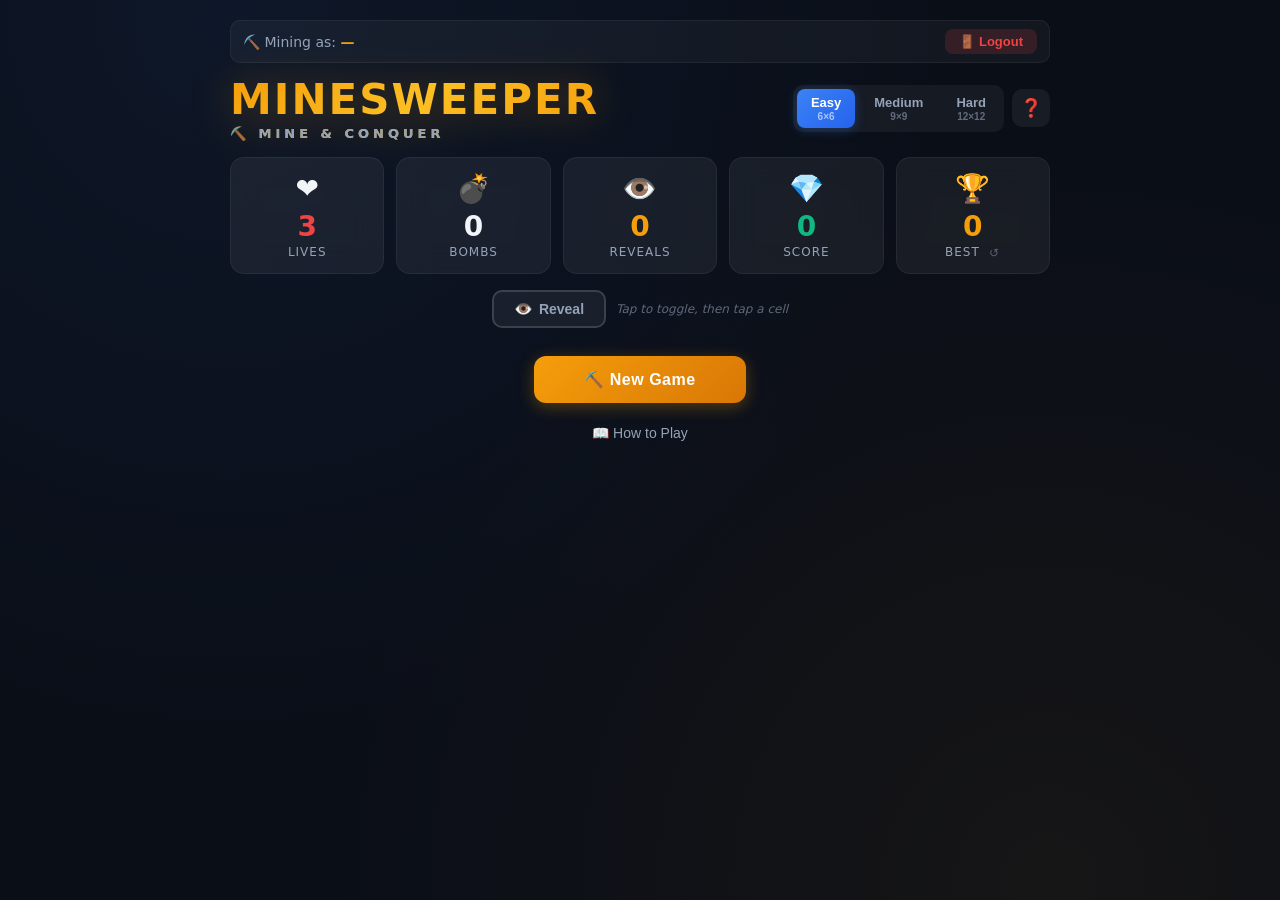
<file: index.html>
<!DOCTYPE html>
<html lang="en">
<head>
    <meta charset="UTF-8">
    <meta name="viewport" content="width=device-width, initial-scale=1.0, maximum-scale=1.0, user-scalable=no">
    <title>Minesweeper — Ultimate Mining Game</title>
    <link rel="stylesheet" href="static/css/style.css?v=4">
    <link rel="icon" href="data:image/svg+xml,<svg xmlns='http://www.w3.org/2000/svg' viewBox='0 0 100 100'><text y='.9em' font-size='90'>💎</text></svg>">
</head>
<body>

    <!-- Background -->
    <div class="background"></div>
    <canvas id="particleCanvas"></canvas>

    <!-- Main Container -->
    <div class="container">

        <!-- User Bar -->
        <div class="user-bar" id="userBar">
            <span class="user-info" id="userInfo">⛏️ Mining as: <strong id="userNickname">—</strong></span>
            <button class="logout-btn" id="logoutBtn">🚪 Logout</button>
        </div>

        <!-- Top Bar -->
        <div class="top-bar">
            <div class="title">
                MINESWEEPER
                <span class="title-sub">⛏️ Mine & Conquer</span>
            </div>
            <div class="top-controls">
                <!-- Difficulty Selector -->
                <div class="difficulty-selector">
                    <button class="diff-btn active" data-diff="easy">
                        Easy
                        <span class="diff-label">6×6</span>
                    </button>
                    <button class="diff-btn" data-diff="medium">
                        Medium
                        <span class="diff-label">9×9</span>
                    </button>
                    <button class="diff-btn" data-diff="hard">
                        Hard
                        <span class="diff-label">12×12</span>
                    </button>
                </div>
                <button class="icon-btn" id="helpBtn" title="How to Play" aria-label="How to Play">❓</button>
            </div>
        </div>

        <!-- HUD -->
        <div class="hud">
            <div class="card card-hearts">
                <span class="emoji">❤️</span>
                <div class="number" id="heartsDisplay">3</div>
                <div class="label">Lives</div>
            </div>
            
            <div class="card card-bombs">
                <span class="emoji">💣</span>
                <div class="number" id="bombCount">0</div>
                <div class="label">Bombs</div>
            </div>
            <div class="card card-flags">
                <span class="emoji">👁️</span>
                <div class="number" id="flagCount">0</div>
                <div class="label">Reveals</div>
            </div>
            <div class="card card-score">
                <span class="emoji">💎</span>
                <div class="number" id="scoreDisplay">0</div>
                <div class="label">Score</div>
            </div>
            <div class="card card-highscore">
                <span class="emoji">🏆</span>
                <div class="number" id="highScoreDisplay">0</div>
                <div class="label">Best <button class="reset-score-btn" id="resetHighScoreBtn" title="Reset best score for this difficulty">↺</button></div>
            </div>
        </div>

        <!-- Stats Panel -->
        <div class="stats-panel" id="statsPanel">
            <div class="stat-item">
                <div class="stat-value" id="statGames">0</div>
                <div class="stat-label">Games</div>
            </div>
            <div class="stat-item">
                <div class="stat-value" id="statWins">0</div>
                <div class="stat-label">Wins</div>
            </div>
            <div class="stat-item">
                <div class="stat-value" id="statWinRate">0%</div>
                <div class="stat-label">Win Rate</div>
            </div>
            <div class="stat-item">
                <div class="stat-value" id="statStreak">0</div>
                <div class="stat-label">Streak</div>
            </div>
        </div>

<!-- Flag Toggle Button -->
        <div class="flag-toggle-container">
            <button class="flag-toggle-btn" id="flagToggleBtn" title="Toggle Reveal Mode">
                👁️ <span class="flag-toggle-label">Reveal</span>
            </button>
            <span class="flag-toggle-hint">Tap to toggle, then tap a cell</span>
        </div>

        <!-- Board -->
        <div id="board"></div>

        <!-- Restart Button -->
        <button id="restartButton">⛏️ New Game</button>

        <!-- How to Play Button -->
        <div class="help-section">
            <button class="help-btn" id="helpBtn2">📖 How to Play</button>
        </div>

    </div>

    <!-- How to Play Modal -->
    <div class="modal-overlay" id="helpModal">
        <div class="modal">
            <h2>⛏️ How to Mine</h2>

            <h3>🎯 Objective</h3>
            <p>Clear the minefield without detonating any bombs. Reveal all safe cells to win!</p>

            <h3>🖱️ Controls</h3>
            <ul>
                <li><strong>Left-click</strong> — Reveal a cell</li>
<li><strong>Right-click</strong> — Cycle: 👁️ Reveal Box Content</li>
            </ul>

            <h3>🎮 Keyboard Shortcuts</h3>
            <ul>
                <li><strong>R</strong> — Restart game</li>
                <li><strong>F</strong> — Toggle reveal mode (click to safely reveal a cell)</li>
                <li><strong>1 / 2 / 3</strong> — Switch difficulty</li>
                <li><strong>?</strong> — Toggle this help</li>
            </ul>

            <h3>💎 Scoring</h3>
            <ul>
                <li>Revealing a number adds its value to your score</li>
                <li><strong>Chording bonus:</strong> +5 points for each chording reveal</li>
                <li><strong>Speed bonus:</strong> Time-based multiplier for winning fast</li>
                <li><strong>Difficulties:</strong> Medium score ×1.5, Hard score ×2</li>
            </ul>

            <h3>📊 Tips</h3>
            <ul>
                <li>Numbers tell you how many bombs are adjacent</li>
                <li>Use flags to mark suspected bombs</li>
                <li>Question marks help track uncertain cells</li>
                <li>First click is always safe!</li>
            </ul>

            <button class="modal-close" id="closeModal">Got it! 💪</button>
        </div>
    </div>

    <script type="module" src="./static/js/game.js?v=4"></script>
</body>
</html>
</file>
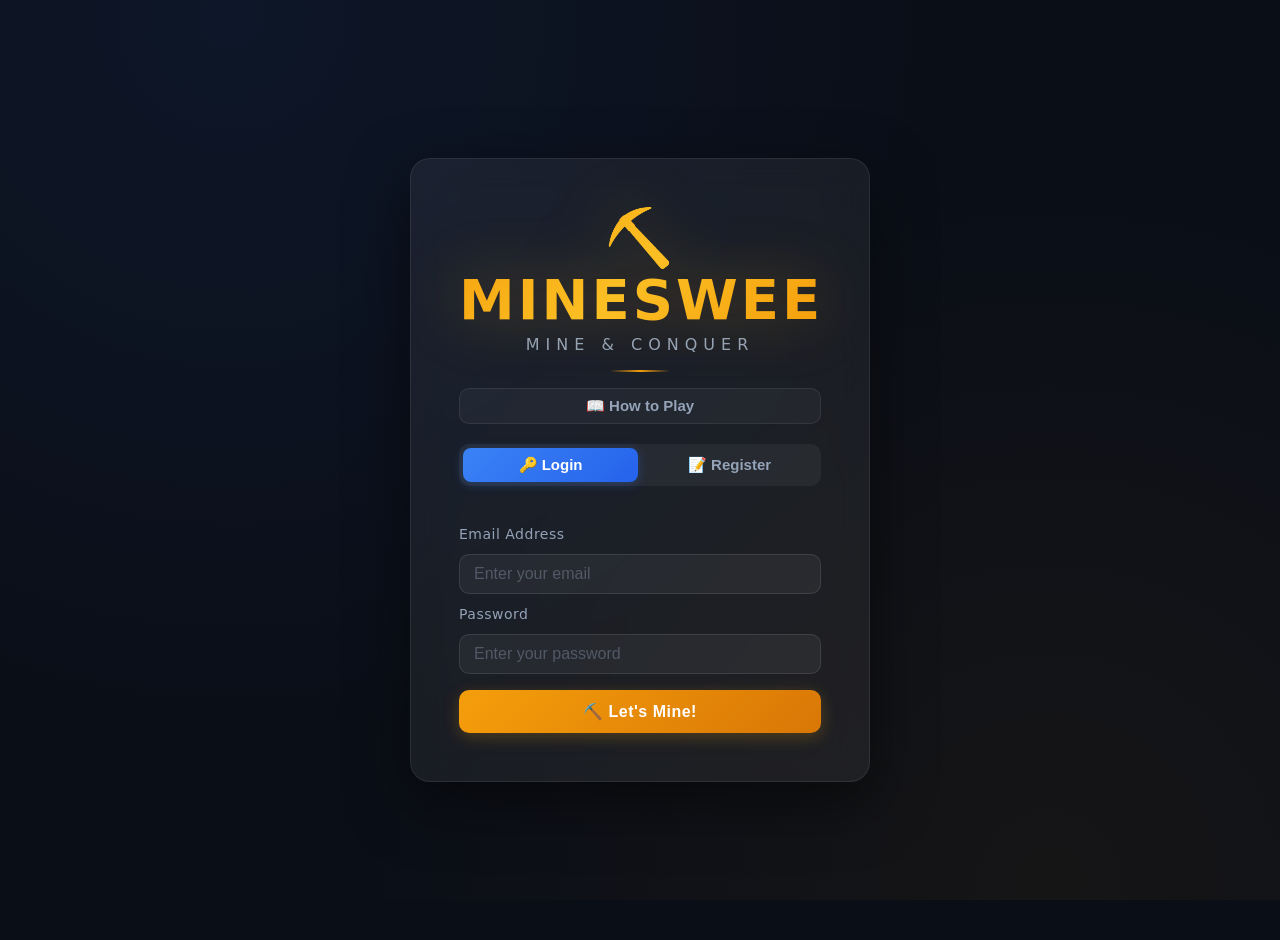
<file: landing.html>
<!DOCTYPE html>
<html lang="en">
<head>
    <meta charset="UTF-8">
    <meta name="viewport" content="width=device-width, initial-scale=1.0, maximum-scale=1.0, user-scalable=no">
    <title>Minesweeper — Welcome, Miner!</title>
    <link rel="stylesheet" href="static/css/style.css?v=3">
    <link rel="stylesheet" href="static/css/landing.css?v=1">
    <link rel="icon" href="data:image/svg+xml,<svg xmlns='http://www.w3.org/2000/svg' viewBox='0 0 100 100'><text y='.9em' font-size='90'>💎</text></svg>">
</head>
<body>

    <!-- Background -->
    <div class="background"></div>
    <canvas id="particleCanvas"></canvas>
    <canvas id="landingCanvas"></canvas>

    <!-- Landing Wrapper -->
    <div class="landing-wrapper">

        <!-- Auth Card -->
        <div class="landing-card">

            <div class="landing-title">
                <h1>⛏️ MINESWEEPER</h1>
                <span class="sub">Mine &amp; Conquer</span>
            </div>

            <div class="landing-divider"></div>

            <!-- How to Play Button -->
            <div class="landing-instructions">
                <button class="how-to-play-btn" id="howToPlayBtn">📖 How to Play</button>
            </div>

            <!-- How to Play Modal -->
            <div class="modal-overlay" id="howToPlayModal">
                <div class="modal">
                    <h2>📖 How to Play</h2>
                    <ul>
                        <li>Clear the minefield without detonating any bombs</li>
                        <li>Numbers tell you how many bombs are adjacent</li>
                        <li>Use Eyes to Reveal Secret Boxes</li>
                        <li>Complete Easy to unlock Medium, then Hard!</li>
                        <li>Your progress is saved automatically</li>
                    </ul>
                    <button class="modal-close" id="closeHowToPlay">Got it!</button>
                </div>
            </div>

            <!-- Auth Tabs -->
            <div class="auth-tabs">
                <button class="auth-tab active" data-tab="login">🔑 Login</button>
                <button class="auth-tab" data-tab="register">📝 Register</button>
            </div>

            <!-- Error / Success Message -->
            <div class="auth-error" id="authMessage"></div>

            <!-- Login Form -->
            <form class="auth-form active" id="loginForm" autocomplete="off">
                <label for="loginEmail">Email Address</label>
                <input type="email" id="loginEmail" placeholder="Enter your email" required>

                <label for="loginPass">Password</label>
                <input type="password" id="loginPass" placeholder="Enter your password" required>

                <button type="submit" class="auth-btn">⛏️ Let's Mine!</button>
            </form>

            <!-- Register Form -->
            <form class="auth-form" id="registerForm" autocomplete="off">
                <label for="regNick">Choose a Nickname</label>
                <input type="text" id="regNick" placeholder="Your unique nickname" required>

                <label for="regEmail">Email Address</label>
                <input type="email" id="regEmail" placeholder="you@example.com" required>

                <label for="regPass">Password</label>
                <input type="password" id="regPass" placeholder="At least 6 characters" required>

                <label for="regConfirm">Confirm Password</label>
                <input type="password" id="regConfirm" placeholder="Repeat your password" required>

                <button type="submit" class="auth-btn">💎 Create Account</button>
            </form>

        </div>

    </div>

    <script type="module">
        import Auth from "./static/js/auth.js";

        // ---- DOM refs ----
        const authMessage = document.getElementById('authMessage');
        const tabs = document.querySelectorAll('.auth-tab');
        const loginForm = document.getElementById('loginForm');
        const registerForm = document.getElementById('registerForm');
        const loginEmail = document.getElementById('loginEmail');
        const loginPass = document.getElementById('loginPass');
        const regNick = document.getElementById('regNick');
        const regEmail = document.getElementById('regEmail');
        const regPass = document.getElementById('regPass');
        const regConfirm = document.getElementById('regConfirm');

        // ---- Tab switching ----
        tabs.forEach(tab => {
            tab.addEventListener('click', () => {
                tabs.forEach(t => t.classList.remove('active'));
                tab.classList.add('active');

                const target = tab.dataset.tab;
                document.querySelectorAll('.auth-form').forEach(f => f.classList.remove('active'));
                document.getElementById(target + 'Form').classList.add('active');

                authMessage.textContent = '';
                authMessage.className = 'auth-error';
            });
        });

        // ---- Helper: show message ----
        function showMsg(msg, isError = true) {
            authMessage.textContent = msg;
            authMessage.className = isError ? 'auth-error' : 'auth-success';
        }

        // ---- Login ----
        loginForm.addEventListener('submit', async (e) => {
            e.preventDefault();
            const btn = loginForm.querySelector('.auth-btn');
            btn.disabled = true;
            btn.textContent = '⏳ Loading...';
            showMsg('');

            const result = await Auth.login(loginEmail.value, loginPass.value);

            if (result.success) {
                showMsg('✅ Welcome back, ' + result.user.nickname + '!', false);
                setTimeout(() => {
                    window.location.href = '/game';
                }, 500);
            } else {
                showMsg(result.error);
                btn.disabled = false;
                btn.textContent = '⛏️ Let\'s Mine!';
            }
        });

        // ---- Register ----
        registerForm.addEventListener('submit', async (e) => {
            e.preventDefault();
            const btn = registerForm.querySelector('.auth-btn');
            btn.disabled = true;
            btn.textContent = '⏳ Creating...';
            showMsg('');

            if (regPass.value !== regConfirm.value) {
                showMsg('Passwords do not match.');
                btn.disabled = false;
                btn.textContent = '💎 Create Account';
                return;
            }

            const result = await Auth.register(regNick.value, regEmail.value, regPass.value);

            if (result.success && result.user) {
                // Auto-logged in (email confirmation disabled)
                showMsg('✅ Welcome, ' + result.user.nickname + '!', false);
                setTimeout(() => {
                    window.location.href = '/game';
                }, 500);
            } else if (result.success && result.emailConfirmationRequired) {
                showMsg('✅ Account created! Please check your email to confirm, then log in.', false);
                // Switch to login tab
                document.querySelector('[data-tab="login"]').click();
                loginEmail.value = regEmail.value;
                loginPass.value = '';
                regNick.value = '';
                regEmail.value = '';
                regPass.value = '';
                regConfirm.value = '';
            } else {
                showMsg(result.error);
            }

            btn.disabled = false;
            btn.textContent = '💎 Create Account';
        });

        // ---- Landing Animations: Exploding Bombs & Tearing Hearts ----
        function spawnLandingEmojis() {
            // Spawn a bomb explosion
            if (Math.random() < 0.15) {
                const bomb = document.createElement('div');
                bomb.className = 'floating-emoji';
                bomb.textContent = '💣';
                bomb.style.left = (5 + Math.random() * 90) + '%';
                bomb.style.bottom = '-10px';
                bomb.style.fontSize = (18 + Math.random() * 20) + 'px';
                bomb.style.setProperty('--float-duration', (4 + Math.random() * 4) + 's');
                document.body.appendChild(bomb);
                setTimeout(() => bomb.remove(), 8000);
            }

            // Spawn a tearing heart
            if (Math.random() < 0.08) {
                const heart = document.createElement('div');
                heart.className = 'tear-heart';
                heart.textContent = '❤️‍🔥';
                heart.style.left = (5 + Math.random() * 90) + '%';
                heart.style.bottom = '-10px';
                heart.style.fontSize = (20 + Math.random() * 16) + 'px';
                heart.style.setProperty('--tear-duration', (3 + Math.random() * 3) + 's');
                document.body.appendChild(heart);
                setTimeout(() => heart.remove(), 7000);
            }

            // Also spawn some sparkle diamonds
            if (Math.random() < 0.1) {
                const gem = document.createElement('div');
                gem.className = 'floating-emoji';
                gem.textContent = '💎';
                gem.style.left = (5 + Math.random() * 90) + '%';
                gem.style.bottom = '-10px';
                gem.style.fontSize = (14 + Math.random() * 14) + 'px';
                gem.style.setProperty('--float-duration', (5 + Math.random() * 5) + 's');
                gem.style.opacity = '0.6';
                document.body.appendChild(gem);
                setTimeout(() => gem.remove(), 10000);
            }
        }

        // Run every 500ms
        setInterval(spawnLandingEmojis, 500);

        // ---- How to Play Modal ----
        const howToPlayBtn = document.getElementById('howToPlayBtn');
        const howToPlayModal = document.getElementById('howToPlayModal');
        const closeHowToPlay = document.getElementById('closeHowToPlay');

        howToPlayBtn.addEventListener('click', () => {
            howToPlayModal.classList.add('open');
        });
        closeHowToPlay.addEventListener('click', () => {
            howToPlayModal.classList.remove('open');
        });
        howToPlayModal.addEventListener('click', (e) => {
            if (e.target === howToPlayModal) howToPlayModal.classList.remove('open');
        });
        document.addEventListener('keydown', (e) => {
            if (e.key === 'Escape' && howToPlayModal.classList.contains('open')) {
                howToPlayModal.classList.remove('open');
            }
        });

        // ---- Auto-redirect if already logged in (verify with Supabase) ----
        const currentUser = await Auth.refreshCurrentUser();
        if (currentUser) {
            window.location.href = '/game';
        }
    </script>
</body>
</html>
</file>
<file: static/css/style.css>
/* ============================================================
   MINESWEEPER - ULTIMATE MINING THEME
   ============================================================ */

/* ---------- CSS Custom Properties ---------- */
:root {
  --bg-primary: #0a0e17;
  --bg-secondary: #111827;
  --bg-card: rgba(255, 255, 255, 0.06);
  --text-primary: #f1f5f9;
  --text-secondary: #94a3b8;
  --accent-gold: #f59e0b;
  --accent-gold-glow: rgba(245, 158, 11, 0.4);
  --accent-blue: #3b82f6;
  --accent-green: #10b981;
  --accent-red: #ef4444;
  --cell-size: clamp(36px, 7vw, 56px);
  --cell-gap: clamp(3px, 0.6vw, 5px);
  --card-radius: 14px;
  --border-glow: 0 0 15px rgba(59, 130, 246, 0.15);
  --transition-smooth: 0.3s cubic-bezier(0.4, 0, 0.2, 1);
}

/* ---------- Reset & Base ---------- */
*,
*::before,
*::after {
  margin: 0;
  padding: 0;
  box-sizing: border-box;
}

html {
  font-size: 16px;
  scroll-behavior: smooth;
}

body {
  font-family: 'Segoe UI', system-ui, -apple-system, sans-serif;
  background: var(--bg-primary);
  color: var(--text-primary);
  min-height: 100vh;
  display: flex;
  justify-content: center;
  align-items: flex-start;
  padding: 20px 10px;
  overflow-x: hidden;
  background-image:
    radial-gradient(ellipse at 20% 50%, rgba(59, 130, 246, 0.06) 0%, transparent 50%),
    radial-gradient(ellipse at 80% 50%, rgba(245, 158, 11, 0.04) 0%, transparent 50%);
}

/* ---------- Animated Background ---------- */
.background {
  position: fixed;
  inset: 0;
  z-index: -2;
  background: var(--bg-primary);
  overflow: hidden;
}

.background::before {
  content: '';
  position: absolute;
  inset: -30%;
  background:
    radial-gradient(circle at 30% 20%, rgba(59, 130, 246, 0.08) 0%, transparent 40%),
    radial-gradient(circle at 70% 80%, rgba(245, 158, 11, 0.05) 0%, transparent 40%);
  animation: bgDrift 20s ease-in-out infinite alternate;
}

@keyframes bgDrift {
  0% { transform: translate(0, 0) scale(1); }
  100% { transform: translate(2%, 2%) scale(1.05); }
}

/* ---------- Particle Canvas ---------- */
#particleCanvas {
  position: fixed;
  inset: 0;
  z-index: -1;
  pointer-events: none;
}

/* ---------- User Bar ---------- */
.user-bar {
  display: flex;
  justify-content: space-between;
  align-items: center;
  padding: 8px 12px;
  margin-bottom: 12px;
  background: rgba(255, 255, 255, 0.04);
  border-radius: 10px;
  border: 1px solid rgba(255, 255, 255, 0.06);
  gap: 10px;
  flex-wrap: wrap;
}

.user-info {
  font-size: clamp(12px, 1.6vw, 14px);
  color: var(--text-secondary);
}

.user-info strong {
  color: var(--accent-gold);
  font-weight: 700;
}

.logout-btn {
  padding: 5px 14px;
  border: none;
  border-radius: 8px;
  background: rgba(239, 68, 68, 0.15);
  color: var(--accent-red);
  font-size: clamp(11px, 1.4vw, 13px);
  font-weight: 600;
  cursor: pointer;
  transition: var(--transition-smooth);
}

.logout-btn:hover {
  background: rgba(239, 68, 68, 0.25);
  transform: translateY(-2px);
}

/* ---------- Difficulty Button Locked State ---------- */
.diff-btn.locked {
  opacity: 0.4;
  cursor: not-allowed;
  position: relative;
}

.diff-btn.locked::after {
  content: '🔒';
  position: absolute;
  top: -4px;
  right: -4px;
  font-size: 10px;
}

.diff-btn.locked:hover {
  color: var(--text-secondary);
  background: transparent;
  transform: none;
}

/* ---------- Main Container ---------- */
.container {
  max-width: 820px;
  width: 100%;
  margin: 0 auto;
  position: relative;
  z-index: 1;
}

/* ---------- Header / Top Bar ---------- */
.top-bar {
  display: flex;
  justify-content: space-between;
  align-items: center;
  flex-wrap: wrap;
  gap: 10px;
  margin-bottom: 16px;
}

.title {
  font-size: clamp(24px, 5vw, 42px);
  font-weight: 800;
  background: linear-gradient(135deg, #f59e0b, #fbbf24, #f59e0b);
  -webkit-background-clip: text;
  -webkit-text-fill-color: transparent;
  background-clip: text;
  text-shadow: none;
  filter: drop-shadow(0 0 20px rgba(245, 158, 11, 0.3));
  letter-spacing: 2px;
  user-select: none;
}

.title-sub {
  font-size: clamp(10px, 1.5vw, 13px);
  color: var(--text-secondary);
  letter-spacing: 4px;
  text-transform: uppercase;
  display: block;
  margin-top: 2px;
  -webkit-text-fill-color: var(--text-secondary);
  background: none;
  filter: none;
}

/* ---------- Top Controls ---------- */
.top-controls {
  display: flex;
  gap: 8px;
  align-items: center;
  flex-wrap: wrap;
}

/* ---------- Difficulty Selector ---------- */
.difficulty-selector {
  display: flex;
  gap: 5px;
  background: rgba(255, 255, 255, 0.05);
  border-radius: 10px;
  padding: 4px;
}

.diff-btn {
  padding: 6px 14px;
  border: none;
  border-radius: 8px;
  background: transparent;
  color: var(--text-secondary);
  font-size: clamp(11px, 1.4vw, 13px);
  font-weight: 600;
  cursor: pointer;
  transition: var(--transition-smooth);
  position: relative;
}

.diff-btn:hover {
  color: var(--text-primary);
  background: rgba(255, 255, 255, 0.08);
}

.diff-btn.active {
  color: #fff;
  background: linear-gradient(135deg, var(--accent-blue), #2563eb);
  box-shadow: 0 2px 12px rgba(59, 130, 246, 0.3);
}

.diff-btn .diff-label {
  display: block;
  font-size: 10px;
  opacity: 0.6;
  margin-top: 1px;
}

/* ---------- Icon Button ---------- */
.icon-btn {
  width: 38px;
  height: 38px;
  border: none;
  border-radius: 10px;
  background: rgba(255, 255, 255, 0.06);
  color: var(--text-secondary);
  font-size: 18px;
  cursor: pointer;
  transition: var(--transition-smooth);
  display: flex;
  align-items: center;
  justify-content: center;
}

.icon-btn:hover {
  background: rgba(255, 255, 255, 0.12);
  color: var(--text-primary);
  transform: translateY(-2px);
}

/* ---------- HUD ---------- */
.hud {
  display: grid;
  grid-template-columns: repeat(5, 1fr);
  gap: clamp(6px, 1.2vw, 12px);
  margin-bottom: 16px;
}

.card {
  background: var(--bg-card);
  backdrop-filter: blur(16px);
  -webkit-backdrop-filter: blur(16px);
  border-radius: var(--card-radius);
  padding: clamp(8px, 1.5vw, 14px);
  text-align: center;
  border: 1px solid rgba(255, 255, 255, 0.06);
  transition: var(--transition-smooth);
  min-width: 0;
}

.card:hover {
  transform: translateY(-3px);
  border-color: rgba(255, 255, 255, 0.12);
  box-shadow: var(--border-glow);
}

.card .emoji {
  font-size: clamp(18px, 3vw, 28px);
  display: block;
  line-height: 1.2;
}

.card .number {
  font-size: clamp(18px, 3.2vw, 28px);
  font-weight: 700;
  margin-top: 4px;
  line-height: 1.2;
  transition: all 0.2s;
}

.card .label {
  font-size: clamp(9px, 1.4vw, 12px);
  color: var(--text-secondary);
  margin-top: 2px;
  text-transform: uppercase;
  letter-spacing: 1px;
  font-weight: 500;
}

/* Card-specific */
.card-hearts .number { color: var(--accent-red); }
.card-timer .number { color: var(--accent-blue); }
.card-flags .number { color: var(--accent-gold); }
.card-score .number { color: var(--accent-green); }
.card-highscore .number { color: var(--accent-gold); }

/* Reset High Score Button */
.reset-score-btn {
  background: none;
  border: none;
  color: var(--text-secondary);
  font-size: 12px;
  cursor: pointer;
  padding: 0 2px;
  margin-left: 2px;
  transition: var(--transition-smooth);
  opacity: 0.5;
  vertical-align: middle;
  line-height: 1;
}
.reset-score-btn:hover {
  color: var(--accent-red);
  opacity: 1;
  transform: scale(1.2);
}

/* Score pop animation */
@keyframes scorePop {
  0% { transform: scale(1); }
  40% { transform: scale(1.35); }
  70% { transform: scale(0.95); }
  100% { transform: scale(1); }
}

.score-pop {
  animation: scorePop 0.4s ease-out;
}

.highscore-beat {
  animation: scorePop 0.5s ease-out;
  color: var(--accent-gold) !important;
  text-shadow: 0 0 20px rgba(245, 158, 11, 0.5);
}

/* ---------- Stats Panel (collapsible) ---------- */
.stats-panel {
  display: none;
  grid-template-columns: repeat(4, 1fr);
  gap: 8px;
  margin-bottom: 16px;
  padding: 12px;
  background: rgba(255, 255, 255, 0.04);
  border-radius: var(--card-radius);
  border: 1px solid rgba(255, 255, 255, 0.06);
}

.stats-panel.open {
  display: grid;
}

.stat-item {
  text-align: center;
}

.stat-item .stat-value {
  font-size: clamp(16px, 2.5vw, 22px);
  font-weight: 700;
  color: var(--text-primary);
}

.stat-item .stat-label {
  font-size: clamp(9px, 1.2vw, 11px);
  color: var(--text-secondary);
  text-transform: uppercase;
  letter-spacing: 0.5px;
}

/* ---------- Flag Toggle Button ---------- */
.flag-toggle-container {
  display: flex;
  align-items: center;
  justify-content: center;
  gap: 10px;
  margin-bottom: 12px;
  flex-wrap: wrap;
}

.flag-toggle-btn {
  display: flex;
  align-items: center;
  gap: 6px;
  padding: 8px 20px;
  border: 2px solid rgba(255, 255, 255, 0.15);
  border-radius: 10px;
  background: rgba(255, 255, 255, 0.06);
  color: var(--text-secondary);
  font-size: clamp(13px, 1.8vw, 15px);
  font-weight: 600;
  cursor: pointer;
  transition: var(--transition-smooth);
  user-select: none;
  -webkit-tap-highlight-color: transparent;
}

.flag-toggle-btn:hover {
  background: rgba(255, 255, 255, 0.1);
  color: var(--text-primary);
  transform: translateY(-2px);
}

.flag-toggle-btn:active {
  transform: translateY(0) scale(0.97);
}

.flag-toggle-btn.active {
  border-color: var(--accent-gold);
  background: rgba(245, 158, 11, 0.15);
  color: var(--accent-gold);
  box-shadow: 0 0 20px rgba(245, 158, 11, 0.2), inset 0 0 15px rgba(245, 158, 11, 0.08);
}

.flag-toggle-btn.active .flag-toggle-label {
  color: var(--accent-gold);
}

.flag-toggle-label {
  font-size: clamp(12px, 1.6vw, 14px);
}

.flag-toggle-hint {
  font-size: clamp(10px, 1.2vw, 12px);
  color: var(--text-secondary);
  opacity: 0.6;
  font-style: italic;
}

/* Flag limit exceeded flash */
.flag-limit-flash {
  animation: flagLimitFlash 0.5s ease-out;
}

@keyframes flagLimitFlash {
  0%, 100% { color: var(--accent-gold); }
  25% { color: var(--accent-red); transform: scale(1.2); }
  50% { color: var(--accent-red); transform: scale(1.1); }
  75% { color: var(--accent-gold); transform: scale(1.05); }
}

/* ---------- Board ---------- */
#board {
  display: grid;
  gap: var(--cell-gap);
  justify-content: center;
  margin-bottom: 16px;
  perspective: 800px;
}

/* ---------- Cells ---------- */
.cell {
  width: var(--cell-size);
  height: var(--cell-size);
  border-radius: clamp(4px, 1vw, 10px);
  cursor: pointer;
  display: flex;
  justify-content: center;
  align-items: center;
  font-weight: 700;
  font-size: var(--cell-font-size, clamp(11px, 2.8vw, 22px));
  user-select: none;
  position: relative;
  transition:
    transform 0.15s ease,
    box-shadow 0.15s ease,
    background 0.08s ease;
  background: transparent;
  border: 1px solid rgba(255, 255, 255, 0.08);
  box-shadow:
    0 4px 12px rgba(0, 0, 0, 0.3),
    inset 0 1px 0 rgba(255, 255, 255, 0.1);
  transform-style: preserve-3d;
}

/* Hidden (unrevealed) cell - the default dark */
.cell.hidden {
  background: linear-gradient(145deg, #1e293b, #0f172a) !important;
}

/* Hover state - only on hidden cells */
.cell.hidden:hover {
  transform: translateY(-4px) rotateX(4deg);
  box-shadow:
    0 8px 24px rgba(59, 130, 246, 0.2),
    0 4px 12px rgba(0, 0, 0, 0.3),
    inset 0 1px 0 rgba(255, 255, 255, 0.15);
  border-color: rgba(59, 130, 246, 0.3);
}

.cell.hidden:active {
  transform: translateY(-1px) scale(0.94);
  box-shadow: 0 2px 8px rgba(0, 0, 0, 0.3);
}

/* Revealed state - base (background set by .empty or .color-*) */
.cell.revealed {
  border-color: rgba(255, 255, 255, 0.04);
  box-shadow:
    inset 0 2px 4px rgba(0, 0, 0, 0.3),
    0 1px 2px rgba(0, 0, 0, 0.2);
  cursor: default;
  transform: none !important;
}

/* Revealed empty cell (number = 0) - light highlight */
.cell.revealed.empty {
  background: linear-gradient(145deg, #e2e8f0, #cbd5e1) !important;
  border-color: rgba(255, 255, 255, 0.3);
  box-shadow:
    inset 0 2px 4px rgba(0, 0, 0, 0.1),
    0 1px 2px rgba(0, 0, 0, 0.05);
}

/* Flagged state */
.cell.flagged {
  background: linear-gradient(145deg, #422006, #271a0a) !important;
  border-color: rgba(245, 158, 11, 0.3);
  box-shadow: 0 0 12px rgba(245, 158, 11, 0.15);
}

/* Question mark state */
.cell.question {
  background: linear-gradient(145deg, #1e293b, #0f172a) !important;
  border-color: rgba(148, 163, 184, 0.2);
}

/* Mine state */
.cell.mine {
  background: linear-gradient(145deg, #450a0a, #1a0a0a) !important;
  border-color: rgba(239, 68, 68, 0.4);
  box-shadow: 0 0 16px rgba(239, 68, 68, 0.2);
}

/* Mine hit (the one you clicked) */
.cell.mine-hit {
  background: linear-gradient(145deg, #7f1d1d, #450a0a) !important;
  border-color: #ef4444;
  box-shadow: 0 0 24px rgba(239, 68, 68, 0.4);
  animation: minePulse 0.6s ease-out;
}

@keyframes minePulse {
  0%, 100% { box-shadow: 0 0 24px rgba(239, 68, 68, 0.4); }
  50% { box-shadow: 0 0 40px rgba(239, 68, 68, 0.7), 0 0 60px rgba(239, 68, 68, 0.3); }
}

/* ---------- Cell Flip Animation ---------- */
.cell.flip-reveal {
  animation: cellFlip 0.35s ease-out forwards;
}

@keyframes cellFlip {
  0% {
    transform: rotateY(0deg) scale(1);
    background: linear-gradient(145deg, #1e293b, #0f172a);
  }
  50% {
    transform: rotateY(90deg) scale(0.9);
    background: rgba(15, 23, 42, 0.8);
  }
  100% {
    transform: rotateY(0deg) scale(1);
    background: linear-gradient(145deg, #1a2332, #0f172a);
  }
}

/* Cascade ripple */
.cell.cascade-0 { animation-delay: 0s; }
.cell.cascade-1 { animation-delay: 0.025s; }
.cell.cascade-2 { animation-delay: 0.05s; }
.cell.cascade-3 { animation-delay: 0.075s; }
.cell.cascade-4 { animation-delay: 0.1s; }
.cell.cascade-5 { animation-delay: 0.125s; }
.cell.cascade-6 { animation-delay: 0.15s; }

/* ---------- Gem Number Colors ---------- */
/* Backgrounds are light tints matching the text color */
.color-1 {
  color: #1e3a5f;
  text-shadow: 0 0 6px rgba(30, 58, 95, 0.2);
  background: linear-gradient(145deg, #93c5fd, #7bb8fa) !important;
  border-color: rgba(30, 58, 95, 0.2);
}
.color-2 {
  color: #065f46;
  text-shadow: 0 0 6px rgba(6, 95, 70, 0.2);
  background: linear-gradient(145deg, #6ee7b7, #4ade80) !important;
  border-color: rgba(6, 95, 70, 0.2);
}
.color-3 {
  color: #991b1b;
  text-shadow: 0 0 6px rgba(153, 27, 27, 0.2);
  background: linear-gradient(145deg, #fca5a5, #f87171) !important;
  border-color: rgba(153, 27, 27, 0.2);
}
.color-4 {
  color: #5b21b6;
  text-shadow: 0 0 6px rgba(91, 33, 182, 0.2);
  background: linear-gradient(145deg, #c4b5fd, #a78bfa) !important;
  border-color: rgba(91, 33, 182, 0.2);
}
.color-5 {
  color: #9a3412;
  text-shadow: 0 0 6px rgba(154, 52, 18, 0.2);
  background: linear-gradient(145deg, #fdba74, #fb923c) !important;
  border-color: rgba(154, 52, 18, 0.2);
}
.color-6 {
  color: #0f766e;
  text-shadow: 0 0 6px rgba(15, 118, 110, 0.2);
  background: linear-gradient(145deg, #5eead4, #2dd4bf) !important;
  border-color: rgba(15, 118, 110, 0.2);
}
.color-7 {
  color: #854d0e;
  text-shadow: 0 0 6px rgba(133, 77, 14, 0.2);
  background: linear-gradient(145deg, #fde047, #facc15) !important;
  border-color: rgba(133, 77, 14, 0.2);
}
.color-8 {
  color: #831843;
  text-shadow: 0 0 6px rgba(131, 24, 67, 0.2);
  background: linear-gradient(145deg, #f9a8d4, #f472b6) !important;
  border-color: rgba(131, 24, 67, 0.2);
}

/* ---------- Restart Button ---------- */
#restartButton {
  display: block;
  margin: 0 auto 16px;
  padding: clamp(10px, 1.5vw, 14px) clamp(28px, 5vw, 50px);
  border: none;
  border-radius: 12px;
  background: linear-gradient(135deg, var(--accent-gold), #d97706);
  color: #fff;
  font-size: clamp(13px, 2vw, 16px);
  font-weight: 700;
  cursor: pointer;
  transition: var(--transition-smooth);
  box-shadow: 0 4px 16px rgba(245, 158, 11, 0.3);
  letter-spacing: 0.5px;
}

#restartButton:hover {
  transform: translateY(-4px);
  box-shadow: 0 8px 28px rgba(245, 158, 11, 0.4);
}

#restartButton:active {
  transform: translateY(-1px) scale(0.97);
}

/* ---------- How to Play Button ---------- */
.help-section {
  text-align: center;
  margin-bottom: 10px;
}

.help-btn {
  background: none;
  border: none;
  color: var(--text-secondary);
  font-size: clamp(12px, 1.8vw, 14px);
  cursor: pointer;
  padding: 6px 16px;
  border-radius: 8px;
  transition: var(--transition-smooth);
}

.help-btn:hover {
  color: var(--text-primary);
  background: rgba(255, 255, 255, 0.06);
}

/* ---------- Explosion Overlay ---------- */
.explosion-overlay {
  position: fixed;
  inset: 0;
  z-index: 9999;
  display: flex;
  justify-content: center;
  align-items: center;
  pointer-events: none;
}

.explosion-fireball {
  width: 80px;
  height: 80px;
  border-radius: 50%;
  background: radial-gradient(circle, #fffc00, #ff6b00, #ef4444, transparent);
  box-shadow: 0 0 100px 50px rgba(255, 100, 0, 0.7);
  animation: explosionBoom 1.2s ease-out forwards;
}

@keyframes explosionBoom {
  0% { transform: scale(0); opacity: 1; }
  40% { transform: scale(18); opacity: 0.85; }
  70% { transform: scale(30); opacity: 0.4; }
  100% { transform: scale(45); opacity: 0; }
}

.explosion-shockwave {
  position: fixed;
  inset: 0;
  border-radius: 50%;
  background: radial-gradient(circle, rgba(255, 255, 200, 0.4), transparent 70%);
  animation: shockwaveExpand 1s ease-out forwards;
  pointer-events: none;
}

@keyframes shockwaveExpand {
  0% { transform: scale(0.5); opacity: 0.8; }
  50% { transform: scale(2); opacity: 0.4; }
  100% { transform: scale(3); opacity: 0; }
}

.explosion-text {
  position: fixed;
  z-index: 10000;
  top: 50%;
  left: 50%;
  transform: translate(-50%, -50%);
  font-size: clamp(32px, 8vw, 80px);
  font-weight: 900;
  background: linear-gradient(135deg, #ff6b6b, #ef4444, #b91c1c);
  -webkit-background-clip: text;
  -webkit-text-fill-color: transparent;
  background-clip: text;
  filter: drop-shadow(0 0 30px rgba(255, 0, 0, 0.8)) drop-shadow(0 0 60px rgba(255, 0, 0, 0.4));
  letter-spacing: clamp(4px, 2vw, 10px);
  animation: gameOverText 1.5s ease-out forwards;
  pointer-events: none;
  white-space: nowrap;
}

@keyframes gameOverText {
  0% { opacity: 0; transform: translate(-50%, -50%) scale(2.5); filter: blur(12px) drop-shadow(0 0 30px rgba(255, 0, 0, 0.8)); }
  20% { opacity: 1; transform: translate(-50%, -50%) scale(1); filter: blur(0) drop-shadow(0 0 30px rgba(255, 0, 0, 0.8)); }
  80% { opacity: 1; transform: translate(-50%, -50%) scale(1); filter: blur(0); }
  100% { opacity: 0; transform: translate(-50%, -50%) scale(0.8); filter: blur(6px); }
}

.screen-shake {
  animation: screenShake 0.5s ease-out;
}

@keyframes screenShake {
  0%, 100% { transform: translate(0, 0); }
  10% { transform: translate(-8px, 6px); }
  20% { transform: translate(6px, -4px); }
  30% { transform: translate(-4px, 8px); }
  40% { transform: translate(8px, -2px); }
  50% { transform: translate(-6px, 4px); }
  60% { transform: translate(4px, -6px); }
  70% { transform: translate(-2px, 8px); }
  80% { transform: translate(8px, -4px); }
  90% { transform: translate(-6px, 2px); }
}

/* ---------- Win Celebration ---------- */
.win-container {
  position: fixed;
  inset: 0;
  z-index: 9998;
  pointer-events: none;
  overflow: hidden;
}

.confetti-piece {
  position: absolute;
  width: 10px;
  height: 10px;
  border-radius: 2px;
  animation: confettiFall var(--fall-duration, 3s) ease-in forwards;
}

@keyframes confettiFall {
  0% {
    transform: translateY(-10px) rotate(0deg) scale(1);
    opacity: 1;
  }
  100% {
    transform: translateY(100vh) rotate(720deg) scale(0.3);
    opacity: 0;
  }
}

.coin-piece {
  position: absolute;
  font-size: 20px;
  animation: coinRain var(--fall-duration, 4s) ease-in forwards;
}

@keyframes coinRain {
  0% {
    transform: translateY(-20px) rotate(0deg);
    opacity: 1;
  }
  100% {
    transform: translateY(100vh) rotate(360deg);
    opacity: 0;
  }
}

.win-banner {
  position: fixed;
  top: 50%;
  left: 50%;
  transform: translate(-50%, -50%);
  z-index: 10001;
  text-align: center;
  pointer-events: none;
  animation: winBannerIn 0.5s ease-out forwards;
}

.win-banner h2 {
  font-size: clamp(28px, 7vw, 64px);
  font-weight: 900;
  background: linear-gradient(135deg, #fbbf24, #f59e0b, #d97706);
  -webkit-background-clip: text;
  -webkit-text-fill-color: transparent;
  background-clip: text;
  filter: drop-shadow(0 0 30px rgba(245, 158, 11, 0.5));
  margin-bottom: 8px;
}

.win-banner p {
  font-size: clamp(14px, 3vw, 24px);
  color: var(--text-secondary);
}

@keyframes winBannerIn {
  0% { opacity: 0; transform: translate(-50%, -50%) scale(0.5); }
  70% { transform: translate(-50%, -50%) scale(1.05); }
  100% { opacity: 1; transform: translate(-50%, -50%) scale(1); }
}

/* ---------- Modal ---------- */
.modal-overlay {
  position: fixed;
  inset: 0;
  z-index: 10002;
  background: rgba(0, 0, 0, 0.7);
  backdrop-filter: blur(8px);
  -webkit-backdrop-filter: blur(8px);
  display: none;
  justify-content: center;
  align-items: center;
  padding: 20px;
  animation: fadeIn 0.2s ease-out;
}

.modal-overlay.open {
  display: flex;
}

@keyframes fadeIn {
  from { opacity: 0; }
  to { opacity: 1; }
}

.modal {
  background: linear-gradient(145deg, #1a2332, #0f172a);
  border-radius: 20px;
  padding: clamp(24px, 4vw, 40px);
  max-width: 500px;
  width: 100%;
  max-height: 80vh;
  overflow-y: auto;
  border: 1px solid rgba(255, 255, 255, 0.08);
  box-shadow: 0 20px 60px rgba(0, 0, 0, 0.5);
  animation: modalSlideIn 0.3s ease-out;
}

@keyframes modalSlideIn {
  from { opacity: 0; transform: translateY(20px) scale(0.97); }
  to { opacity: 1; transform: translateY(0) scale(1); }
}

.modal h2 {
  font-size: clamp(20px, 4vw, 28px);
  margin-bottom: 16px;
  background: linear-gradient(135deg, var(--accent-gold), #fbbf24);
  -webkit-background-clip: text;
  -webkit-text-fill-color: transparent;
  background-clip: text;
}

.modal h3 {
  font-size: clamp(14px, 2vw, 18px);
  color: var(--text-primary);
  margin-top: 16px;
  margin-bottom: 8px;
}

.modal p, .modal li {
  font-size: clamp(13px, 1.8vw, 15px);
  color: var(--text-secondary);
  line-height: 1.6;
}

.modal ul {
  list-style: none;
  padding: 0;
}

.modal li {
  padding: 4px 0;
}

.modal li::before {
  content: '◆ ';
  color: var(--accent-gold);
  font-size: 10px;
}

.modal-close {
  margin-top: 20px;
  padding: 10px 32px;
  border: none;
  border-radius: 10px;
  background: linear-gradient(135deg, var(--accent-blue), #2563eb);
  color: #fff;
  font-size: 14px;
  font-weight: 600;
  cursor: pointer;
  transition: var(--transition-smooth);
}

.modal-close:hover {
  transform: translateY(-2px);
  box-shadow: 0 4px 16px rgba(59, 130, 246, 0.3);
}

/* ---------- Themed Confirm Modal ---------- */
.confirm-modal-overlay {
  display: flex;
  z-index: 11000;
}

.confirm-modal {
  max-width: 380px;
  text-align: center;
  animation: modalSlideIn 0.25s ease-out;
}

.confirm-icon {
  font-size: 48px;
  margin-bottom: 12px;
  line-height: 1;
}

.confirm-message {
  font-size: clamp(14px, 2.2vw, 17px) !important;
  color: var(--text-primary) !important;
  margin-bottom: 20px !important;
  line-height: 1.5 !important;
}

.confirm-buttons {
  display: flex;
  gap: 12px;
  justify-content: center;
  flex-wrap: wrap;
}

.confirm-cancel {
  background: rgba(255, 255, 255, 0.08) !important;
  color: var(--text-secondary) !important;
  min-width: 100px;
}

.confirm-cancel:hover {
  background: rgba(255, 255, 255, 0.15) !important;
  color: var(--text-primary) !important;
  box-shadow: none !important;
}

.confirm-ok {
  background: linear-gradient(135deg, var(--accent-gold), #d97706) !important;
  min-width: 100px;
}

.confirm-ok:hover {
  box-shadow: 0 4px 16px rgba(245, 158, 11, 0.4) !important;
}

/* ---------- Background Animated Symbols ---------- */
.bg-symbol {
  position: fixed;
  pointer-events: none;
  z-index: 0;
  user-select: none;
  will-change: transform, opacity;
  line-height: 1;
  text-shadow: 0 0 20px currentColor;
}

/* Bomb explode animation */
.bg-symbol.bomb {
  animation: bgBombExplode var(--sym-duration, 6s) ease-out forwards;
  color: rgba(239, 68, 68, 0.5);
}

@keyframes bgBombExplode {
  0% {
    transform: scale(0) rotate(0deg);
    opacity: 0;
  }
  8% {
    transform: scale(2.5) rotate(45deg);
    opacity: 0.9;
  }
  15% {
    transform: scale(1.6) rotate(30deg);
    opacity: 0.8;
  }
  40% {
    transform: scale(1.2) rotate(180deg) translateY(-30vh);
    opacity: 0.5;
  }
  100% {
    transform: scale(0.3) rotate(360deg) translateY(-100vh);
    opacity: 0;
  }
}

/* Heart shatter animation */
.bg-symbol.heart {
  animation: bgHeartShatter var(--sym-duration, 5s) ease-in forwards;
  color: rgba(239, 68, 68, 0.45);
}

@keyframes bgHeartShatter {
  0% {
    transform: translateY(0) scale(0.8) rotate(0deg);
    opacity: 0;
  }
  10% {
    transform: translateY(-20px) scale(1.3) rotate(8deg);
    opacity: 0.9;
  }
  30% {
    transform: translateY(-60px) scale(1.5) rotate(-5deg);
    opacity: 0.8;
  }
  50% {
    transform: translateY(-100px) scale(0.8) rotate(15deg);
    opacity: 0.5;
  }
  70% {
    transform: translateY(-150px) scale(0.4) rotate(-20deg);
    opacity: 0.3;
  }
  100% {
    transform: translateY(-100vh) scale(0.1) rotate(360deg);
    opacity: 0;
  }
}

/* Diamond sparkle float */
.bg-symbol.diamond {
  animation: bgDiamondFloat var(--sym-duration, 7s) ease-in-out forwards;
  color: rgba(245, 158, 11, 0.4);
  filter: drop-shadow(0 0 6px rgba(245, 158, 11, 0.3));
}

@keyframes bgDiamondFloat {
  0% {
    transform: translateY(0) scale(0.3) rotate(0deg);
    opacity: 0;
  }
  10% {
    transform: translateY(-15px) scale(1.1) rotate(15deg);
    opacity: 0.8;
  }
  30% {
    transform: translateY(-50px) scale(0.9) rotate(-10deg);
    opacity: 0.7;
  }
  50% {
    transform: translateY(-90px) scale(1.0) rotate(25deg);
    opacity: 0.6;
  }
  100% {
    transform: translateY(-100vh) scale(0.5) rotate(180deg);
    opacity: 0;
  }
}

/* Eye pulse drift */
.bg-symbol.eye {
  animation: bgEyeDrift var(--sym-duration, 6s) ease-in-out forwards;
  color: rgba(148, 163, 184, 0.4);
}

@keyframes bgEyeDrift {
  0% {
    transform: translateY(0) translateX(0) scale(0.5);
    opacity: 0;
  }
  10% {
    transform: translateY(-20px) translateX(10px) scale(1.1);
    opacity: 0.7;
  }
  40% {
    transform: translateY(-80px) translateX(-15px) scale(0.9);
    opacity: 0.5;
  }
  70% {
    transform: translateY(-160px) translateX(20px) scale(0.6);
    opacity: 0.3;
  }
  100% {
    transform: translateY(-100vh) translateX(30px) scale(0.2);
    opacity: 0;
  }
}

/* Trophy shimmer float */
.bg-symbol.trophy {
  animation: bgTrophyGlide var(--sym-duration, 8s) ease-in-out forwards;
  color: rgba(245, 158, 11, 0.4);
  filter: drop-shadow(0 0 8px rgba(245, 158, 11, 0.2));
}

@keyframes bgTrophyGlide {
  0% {
    transform: translateY(0) scale(0.4) translateX(0);
    opacity: 0;
  }
  15% {
    transform: translateY(-30px) scale(1.2) translateX(5px);
    opacity: 0.8;
  }
  35% {
    transform: translateY(-80px) scale(1.0) translateX(-10px);
    opacity: 0.6;
  }
  60% {
    transform: translateY(-160px) scale(0.8) translateX(15px);
    opacity: 0.4;
  }
  100% {
    transform: translateY(-100vh) scale(0.3) translateX(-20px);
    opacity: 0;
  }
}

/* Pickaxe tumble */
.bg-symbol.pickaxe {
  animation: bgPickaxeTumble var(--sym-duration, 5s) ease-in forwards;
  color: rgba(148, 163, 184, 0.35);
}

@keyframes bgPickaxeTumble {
  0% {
    transform: translateY(0) rotate(0deg) scale(0.3);
    opacity: 0;
  }
  10% {
    transform: translateY(-15px) rotate(60deg) scale(1.0);
    opacity: 0.7;
  }
  30% {
    transform: translateY(-50px) rotate(200deg) scale(0.8);
    opacity: 0.5;
  }
  60% {
    transform: translateY(-120px) rotate(420deg) scale(0.5);
    opacity: 0.3;
  }
  100% {
    transform: translateY(-100vh) rotate(720deg) scale(0.2);
    opacity: 0;
  }
}

/* Coin spin */
.bg-symbol.coin {
  animation: bgCoinSpin var(--sym-duration, 6s) ease-in forwards;
  color: rgba(245, 158, 11, 0.45);
  filter: drop-shadow(0 0 4px rgba(245, 158, 11, 0.2));
}

@keyframes bgCoinSpin {
  0% {
    transform: translateY(0) rotateY(0deg) scale(0.4);
    opacity: 0;
  }
  10% {
    transform: translateY(-20px) rotateY(360deg) scale(1.2);
    opacity: 0.8;
  }
  30% {
    transform: translateY(-60px) rotateY(720deg) scale(0.9);
    opacity: 0.6;
  }
  60% {
    transform: translateY(-140px) rotateY(1080deg) scale(0.6);
    opacity: 0.4;
  }
  100% {
    transform: translateY(-100vh) rotateY(1440deg) scale(0.2);
    opacity: 0;
  }
}

/* ---------- Responsive ---------- */
@media (max-width: 540px) {
  body { padding: 12px 6px; }

  .top-bar { flex-direction: column; align-items: center; }

  .hud {
    grid-template-columns: repeat(5, 1fr);
    gap: 4px;
  }

  .card { padding: 6px 4px; }
  .card .emoji { font-size: 16px; }
  .card .number { font-size: 14px; }
  .card .label { font-size: 8px; }

  .stats-panel { grid-template-columns: repeat(2, 1fr); }
}

@media (max-width: 400px) {
  :root { --cell-size: 32px; --cell-gap: 2px; }
  .cell { font-size: 12px; border-radius: 4px; }

  .hud { grid-template-columns: repeat(3, 1fr); }
  .card-stats-toggle { display: none; }
}

/* ---------- Scrollbar ---------- */
::-webkit-scrollbar { width: 6px; }
::-webkit-scrollbar-track { background: transparent; }
::-webkit-scrollbar-thumb { background: rgba(255, 255, 255, 0.1); border-radius: 3px; }
::-webkit-scrollbar-thumb:hover { background: rgba(255, 255, 255, 0.2); }

/* ---------- Focus Visible ---------- */
:focus-visible {
  outline: 2px solid var(--accent-gold);
  outline-offset: 2px;
}
</file>
<file: static/css/landing.css>
/* ============================================================
   LANDING PAGE — MINESWEEPER AUTH
   ============================================================ */

/* ---------- Landing Auth Container ---------- */
.landing-wrapper {
  display: flex;
  flex-direction: column;
  align-items: center;
  justify-content: center;
  min-height: 100vh;
  padding: 20px;
  position: relative;
  z-index: 1;
}

.landing-card {
  background: var(--bg-card);
  backdrop-filter: blur(16px);
  -webkit-backdrop-filter: blur(16px);
  border-radius: 20px;
  padding: clamp(28px, 5vw, 48px);
  max-width: 460px;
  width: 100%;
  border: 1px solid rgba(255, 255, 255, 0.08);
  box-shadow: 0 20px 60px rgba(0, 0, 0, 0.5);
  position: relative;
  z-index: 2;
  animation: cardFloat 3s ease-in-out infinite alternate;
}

@keyframes cardFloat {
  0% { transform: translateY(0px); }
  100% { transform: translateY(-8px); }
}

.landing-title {
  text-align: center;
  margin-bottom: 8px;
}

.landing-title h1 {
  font-size: clamp(32px, 7vw, 56px);
  font-weight: 900;
  background: linear-gradient(135deg, #f59e0b, #fbbf24, #f59e0b);
  -webkit-background-clip: text;
  -webkit-text-fill-color: transparent;
  background-clip: text;
  filter: drop-shadow(0 0 30px rgba(245, 158, 11, 0.3));
  letter-spacing: 3px;
  line-height: 1.1;
}

.landing-title .sub {
  font-size: clamp(12px, 2vw, 16px);
  color: var(--text-secondary);
  letter-spacing: 6px;
  text-transform: uppercase;
  margin-top: 4px;
  display: block;
}

.landing-divider {
  width: 60px;
  height: 2px;
  background: linear-gradient(90deg, transparent, var(--accent-gold), transparent);
  margin: 16px auto;
  border-radius: 2px;
}

/* ---------- Instructions (How to Play Button) ---------- */
.landing-instructions {
  margin-bottom: 20px;
  text-align: center;
}

.how-to-play-btn {
  background: rgba(255, 255, 255, 0.04);
  border: 1px solid rgba(255, 255, 255, 0.08);
  border-radius: 10px;
  padding: 8px 24px;
  color: var(--text-secondary);
  font-size: clamp(13px, 1.6vw, 15px);
  font-weight: 600;
  cursor: pointer;
  transition: var(--transition-smooth);
  width: 100%;
}

.how-to-play-btn:hover {
  background: rgba(255, 255, 255, 0.08);
  color: var(--accent-gold);
  border-color: rgba(245, 158, 11, 0.2);
}

/* ---------- Tabs ---------- */
.auth-tabs {
  display: flex;
  gap: 4px;
  margin-bottom: 20px;
  background: rgba(255, 255, 255, 0.05);
  border-radius: 10px;
  padding: 4px;
}

.auth-tab {
  flex: 1;
  padding: 8px 12px;
  border: none;
  border-radius: 8px;
  background: transparent;
  color: var(--text-secondary);
  font-size: clamp(13px, 1.6vw, 15px);
  font-weight: 600;
  cursor: pointer;
  transition: var(--transition-smooth);
}

.auth-tab:hover {
  color: var(--text-primary);
  background: rgba(255, 255, 255, 0.06);
}

.auth-tab.active {
  color: #fff;
  background: linear-gradient(135deg, var(--accent-blue), #2563eb);
  box-shadow: 0 2px 12px rgba(59, 130, 246, 0.3);
}

/* ---------- Auth Forms ---------- */
.auth-form {
  display: none;
  flex-direction: column;
  gap: 12px;
}

.auth-form.active {
  display: flex;
}

.auth-form label {
  font-size: clamp(12px, 1.4vw, 14px);
  color: var(--text-secondary);
  font-weight: 500;
  letter-spacing: 0.5px;
}

.auth-form input {
  width: 100%;
  padding: 10px 14px;
  border: 1px solid rgba(255, 255, 255, 0.1);
  border-radius: 10px;
  background: rgba(255, 255, 255, 0.05);
  color: var(--text-primary);
  font-size: clamp(14px, 1.6vw, 16px);
  outline: none;
  transition: var(--transition-smooth);
  box-sizing: border-box;
}

.auth-form input:focus {
  border-color: var(--accent-blue);
  box-shadow: 0 0 0 3px rgba(59, 130, 246, 0.15);
}

.auth-form input::placeholder {
  color: rgba(148, 163, 184, 0.4);
}

.auth-form .auth-btn {
  padding: 12px 24px;
  border: none;
  border-radius: 10px;
  background: linear-gradient(135deg, var(--accent-gold), #d97706);
  color: #fff;
  font-size: clamp(14px, 1.6vw, 16px);
  font-weight: 700;
  cursor: pointer;
  transition: var(--transition-smooth);
  box-shadow: 0 4px 16px rgba(245, 158, 11, 0.25);
  letter-spacing: 0.5px;
  margin-top: 4px;
}

.auth-form .auth-btn:hover {
  transform: translateY(-3px);
  box-shadow: 0 8px 28px rgba(245, 158, 11, 0.35);
}

.auth-form .auth-btn:active {
  transform: translateY(-1px) scale(0.97);
}

.auth-form .auth-btn:disabled {
  opacity: 0.6;
  cursor: not-allowed;
  transform: none !important;
}

.auth-error {
  font-size: clamp(12px, 1.4vw, 14px);
  color: var(--accent-red);
  text-align: center;
  min-height: 20px;
  padding: 4px 0;
  font-weight: 500;
}

.auth-success {
  font-size: clamp(12px, 1.4vw, 14px);
  color: var(--accent-green);
  text-align: center;
  min-height: 20px;
  padding: 4px 0;
  font-weight: 500;
}

/* ---------- Bomb Explosion Canvas ---------- */
#landingCanvas {
  position: fixed;
  inset: 0;
  z-index: 0;
  pointer-events: none;
}

/* ---------- Floating Emojis (hearts/bombs) ---------- */
.floating-emoji {
  position: fixed;
  font-size: 24px;
  pointer-events: none;
  z-index: 0;
  animation: emojiFloat var(--float-duration, 6s) ease-in forwards;
}

@keyframes emojiFloat {
  0% {
    transform: translateY(0) rotate(0deg) scale(0.5);
    opacity: 0;
  }
  10% {
    opacity: 1;
    transform: translateY(-20px) rotate(10deg) scale(1);
  }
  80% {
    opacity: 0.8;
  }
  100% {
    transform: translateY(calc(-100vh - 50px)) rotate(360deg) scale(0.3);
    opacity: 0;
  }
}

/* ---------- Tearing Heart ---------- */
.tear-heart {
  position: fixed;
  font-size: 28px;
  pointer-events: none;
  z-index: 0;
  animation: heartTear var(--tear-duration, 4s) ease-in forwards;
}

@keyframes heartTear {
  0% {
    transform: translateY(0) scale(1);
    opacity: 1;
  }
  30% {
    transform: translateY(-30px) scale(1.2) rotate(5deg);
    opacity: 1;
  }
  50% {
    transform: translateY(-60px) scale(1.1) rotate(-5deg);
    opacity: 0.8;
  }
  100% {
    transform: translateY(calc(-100vh - 50px)) scale(0.2) rotate(720deg);
    opacity: 0;
  }
}

/* ---------- Responsive ---------- */
@media (max-width: 540px) {
  .landing-card {
    padding: 20px 16px;
  }

  .auth-form input {
    padding: 8px 12px;
  }

  .auth-form .auth-btn {
    padding: 10px 20px;
  }
}

@media (max-width: 400px) {
  .landing-title h1 {
    font-size: 28px;
  }

  .auth-tab {
    font-size: 12px;
    padding: 6px 10px;
  }
}
</file>
